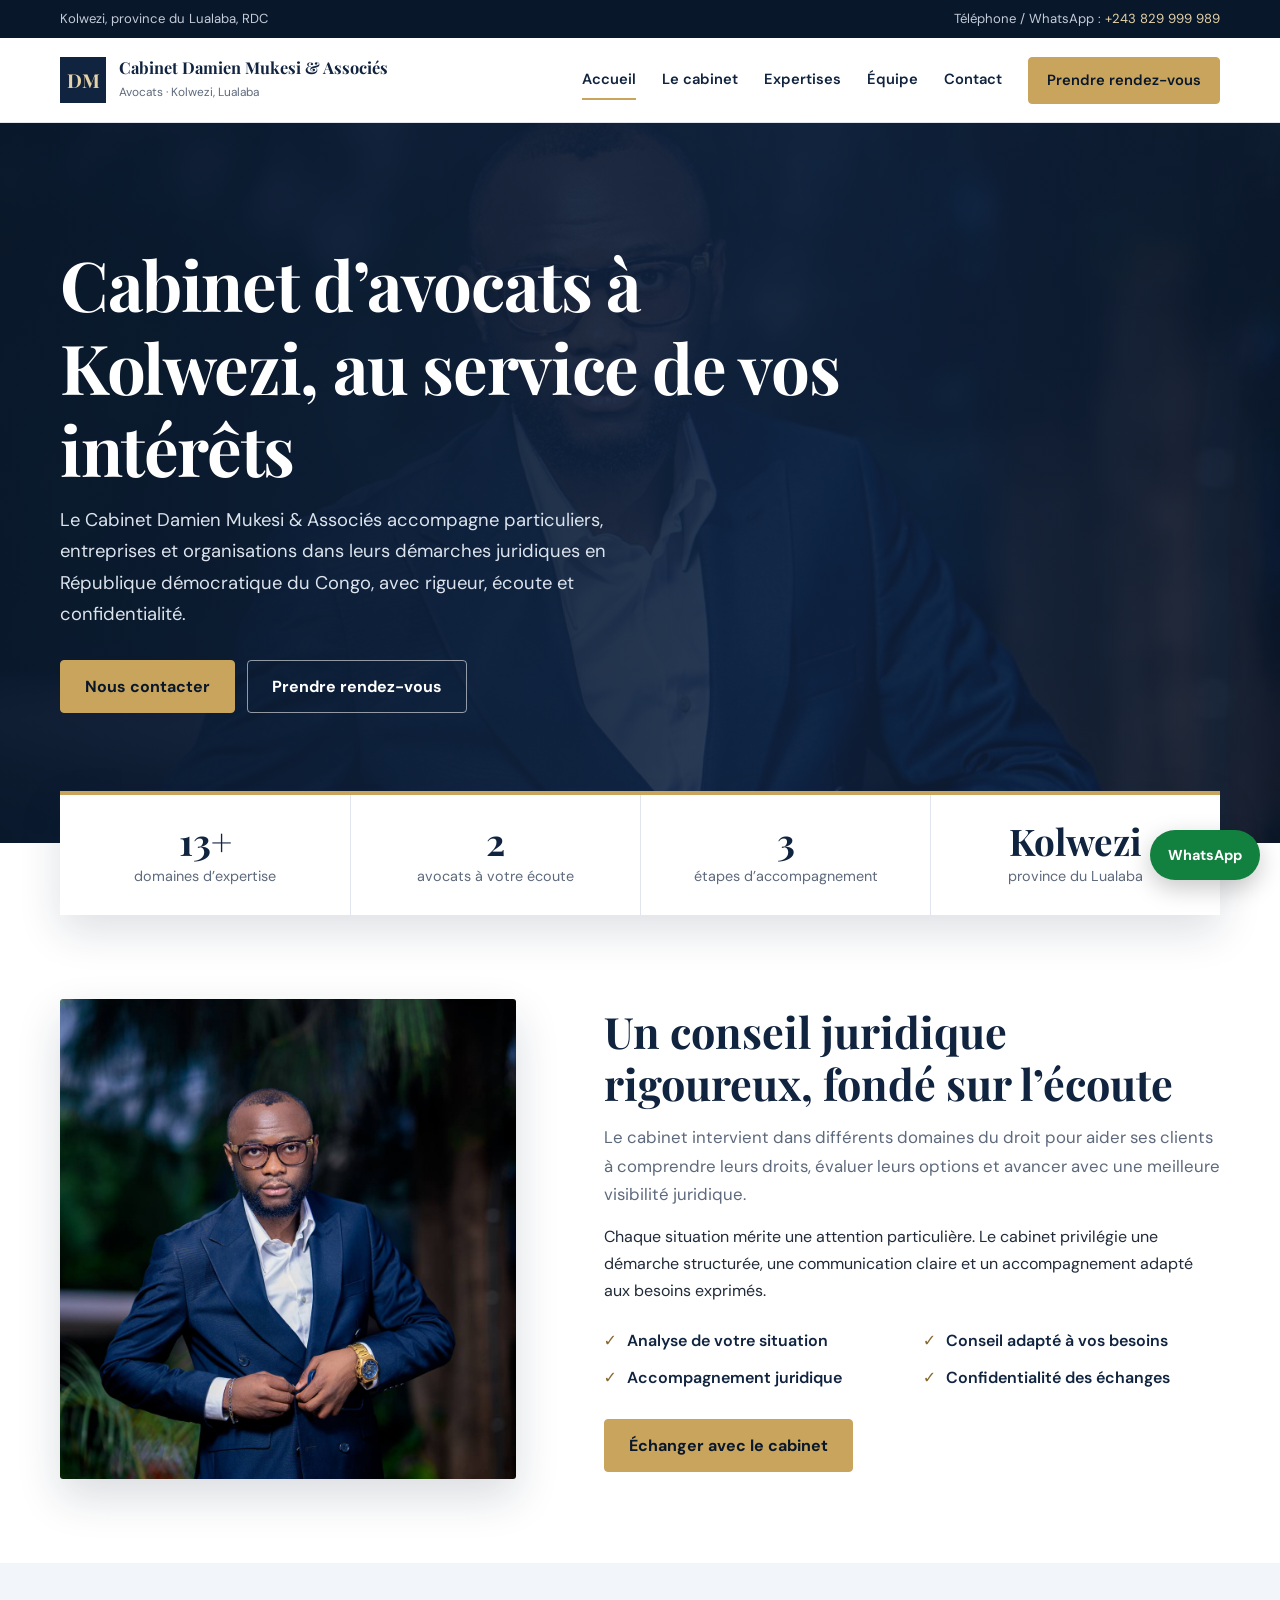
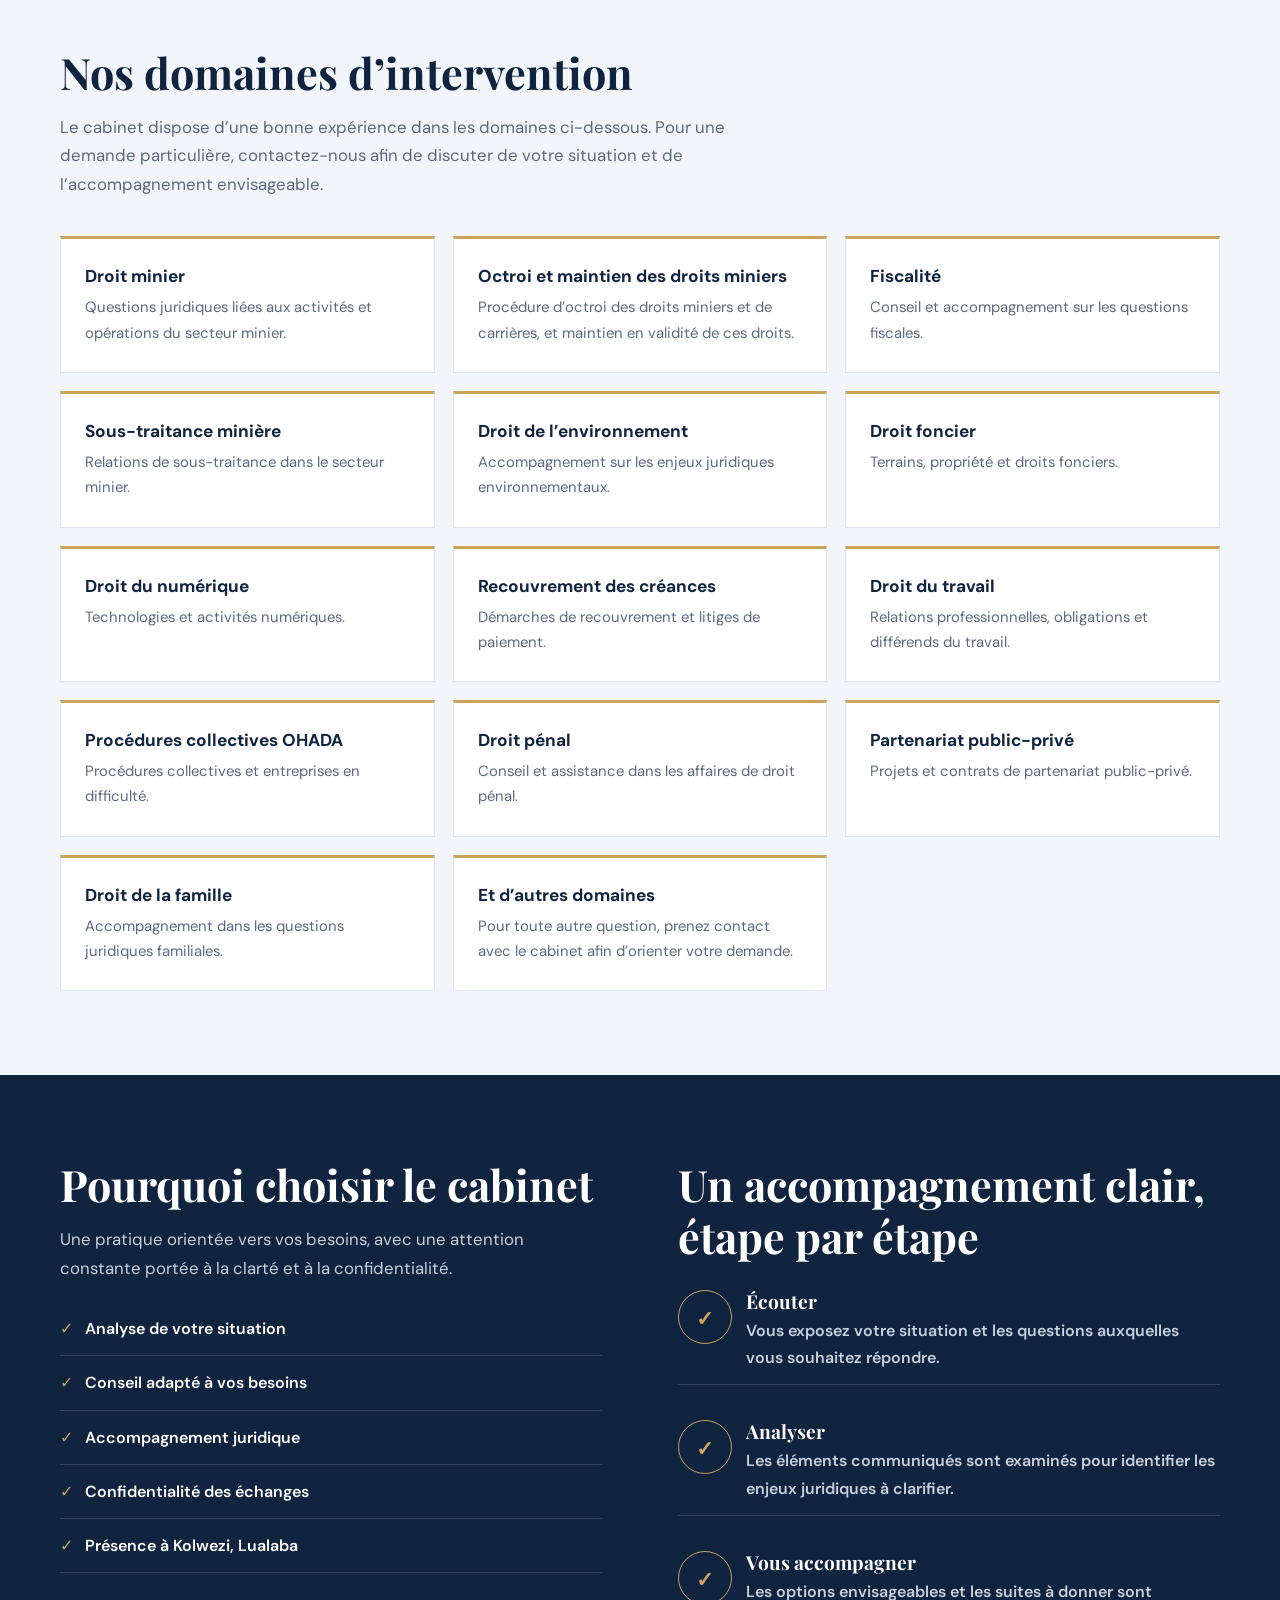
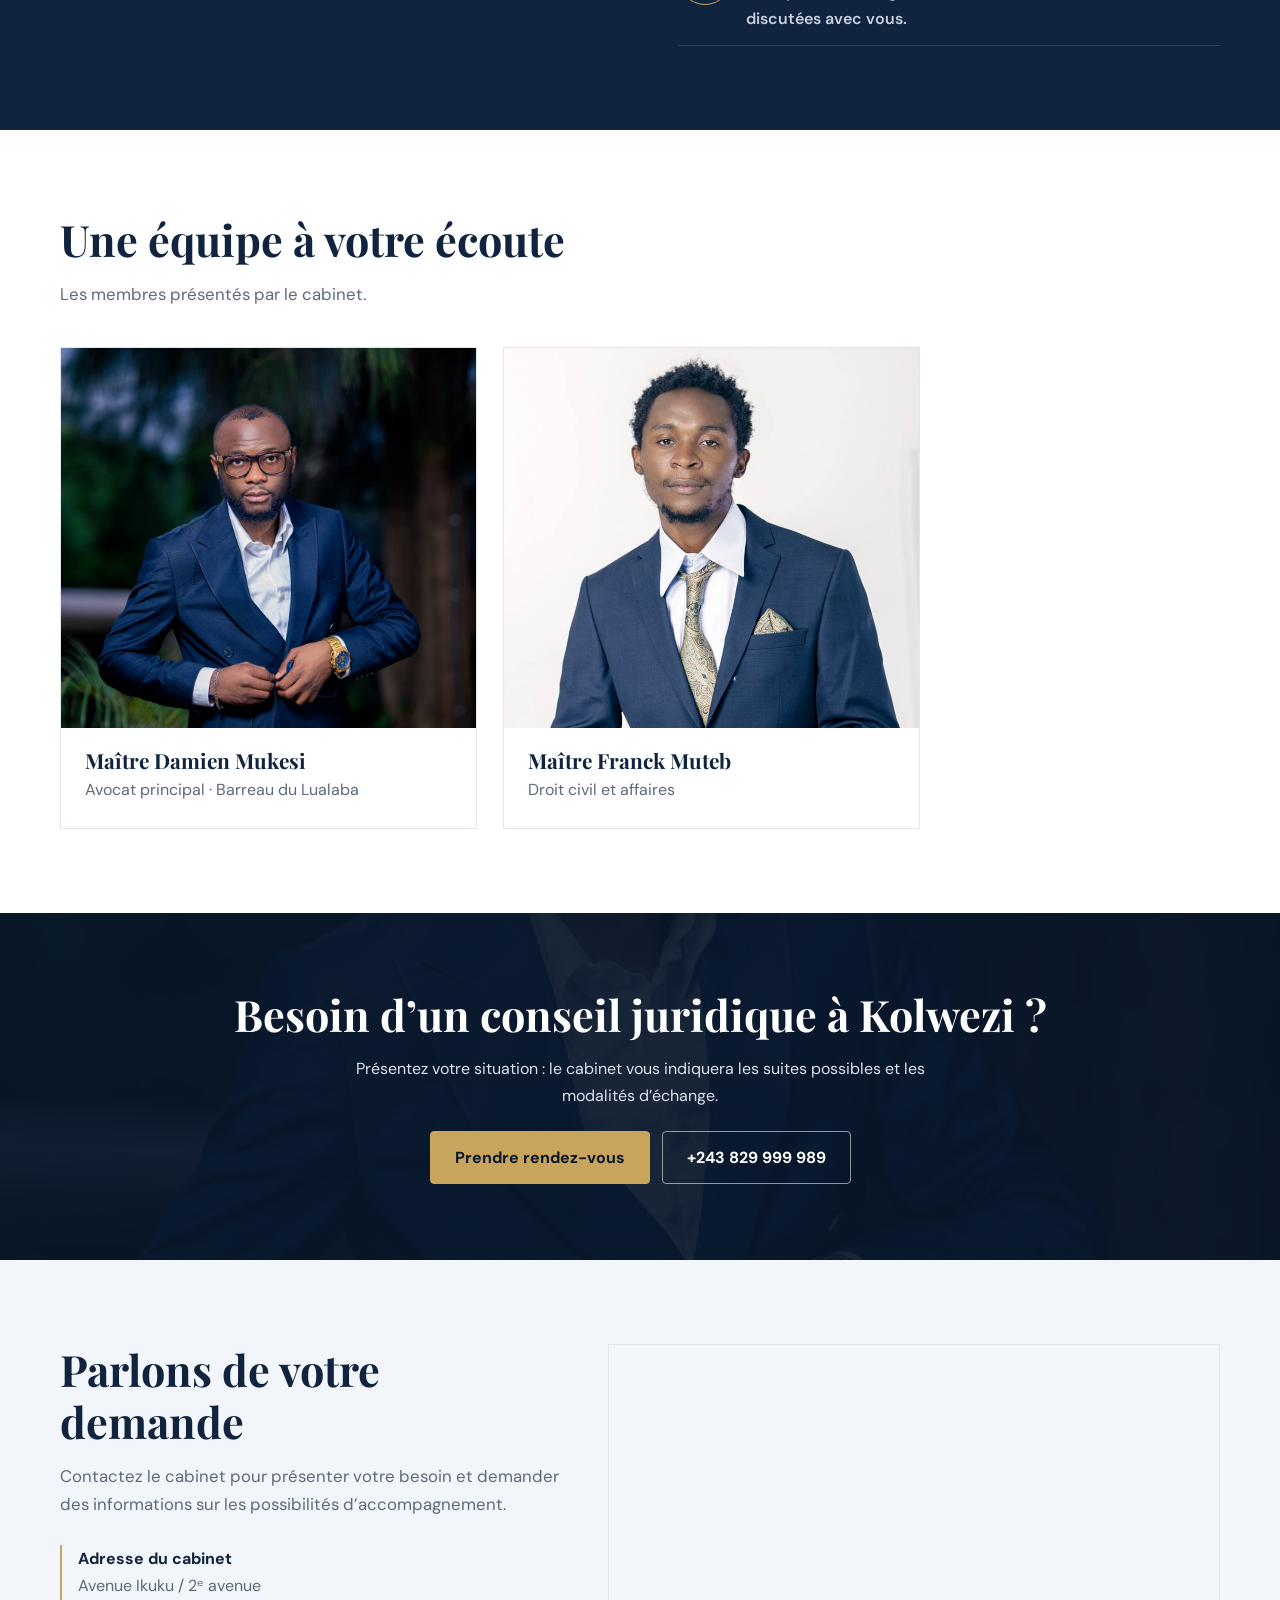
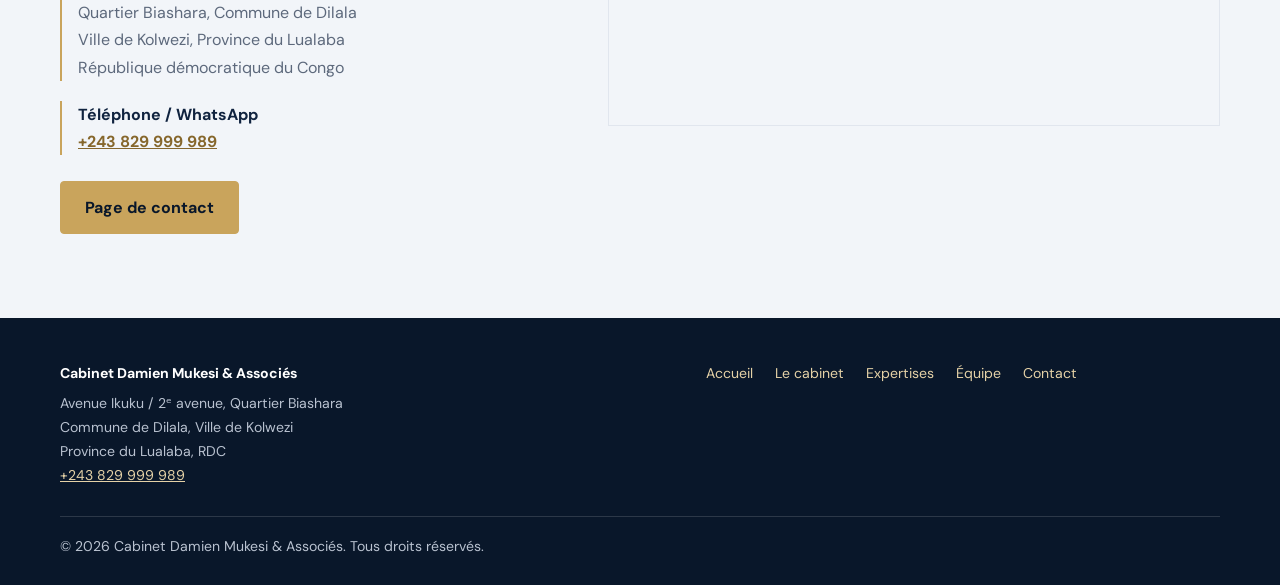
<file: index.html>
<!DOCTYPE html>
<html lang="fr">
<head>
<meta charset="UTF-8">
<meta name="viewport" content="width=device-width, initial-scale=1">
<meta name="theme-color" content="#10233f">
<title>Cabinet Damien Mukesi &amp; Associés | Avocats à Kolwezi (Lualaba, RDC)</title>
<meta name="description" content="Cabinet d’avocats à Kolwezi, Lualaba (RDC) : droit minier, fiscalité, droit foncier, droit du travail, droit pénal et plus. Contactez le cabinet.">
<meta name="robots" content="index, follow">
<link rel="canonical" href="https://VOTRE-DOMAINE/">
<link rel="icon" href="favicon.svg" type="image/svg+xml">
<meta property="og:locale" content="fr_FR">
<meta property="og:type" content="website">
<meta property="og:site_name" content="Cabinet Damien Mukesi &amp; Associés">
<meta property="og:title" content="Cabinet Damien Mukesi &amp; Associés | Avocats à Kolwezi (Lualaba, RDC)">
<meta property="og:description" content="Cabinet d’avocats à Kolwezi, Lualaba (RDC) : droit minier, fiscalité, droit foncier, droit du travail, droit pénal et plus. Contactez le cabinet.">
<meta property="og:url" content="https://VOTRE-DOMAINE/">
<meta property="og:image" content="https://VOTRE-DOMAINE/images/og-image.jpg">
<meta property="og:image:width" content="1200">
<meta property="og:image:height" content="630">
<meta property="og:image:alt" content="Cabinet Damien Mukesi &amp; Associés, avocats à Kolwezi">
<meta name="twitter:card" content="summary_large_image">
<link rel="preconnect" href="https://fonts.googleapis.com">
<link rel="preconnect" href="https://fonts.gstatic.com" crossorigin>
<link href="https://fonts.googleapis.com/css2?family=DM+Sans:wght@400;500;600;700&amp;family=Playfair+Display:wght@600;700&amp;display=swap" rel="stylesheet">
<link rel="stylesheet" href="css/style.css">
<script defer src="js/main.js"></script>
<script type="application/ld+json">{"@context": "https://schema.org", "@type": "LegalService", "name": "Cabinet Damien Mukesi & Associés", "url": "https://VOTRE-DOMAINE/", "image": "https://VOTRE-DOMAINE/images/og-image.jpg", "telephone": "+243829999989", "address": {"@type": "PostalAddress", "streetAddress": "Avenue Ikuku / 2e avenue, Quartier Biashara, Commune de Dilala", "addressLocality": "Kolwezi", "addressRegion": "Lualaba", "addressCountry": "CD"}, "areaServed": {"@type": "AdministrativeArea", "name": "Lualaba"}, "knowsAbout": ["Droit minier", "Octroi et maintien en validité des droits miniers et de carrières", "Fiscalité", "Sous-traitance dans le secteur minier", "Droit de l’environnement", "Droit foncier", "Droit du numérique", "Recouvrement des créances", "Droit du travail", "Procédures collectives OHADA", "Droit pénal", "Partenariat public-privé", "Droit de la famille"]}</script>
</head>
<body>
<a class="skip" href="#contenu">Aller au contenu</a>
<div class="top"><div class="wrap"><span>Kolwezi, province du Lualaba, RDC</span><span>Téléphone / WhatsApp : <a href="tel:+243829999989">+243 829 999 989</a></span></div></div>
<header><div class="wrap hd">
<a class="brand" href="index.html" aria-label="Cabinet Damien Mukesi &amp; Associés, accueil"><span class="mark" aria-hidden="true">DM</span><span><b>Cabinet Damien Mukesi &amp; Associés</b><small>Avocats · Kolwezi, Lualaba</small></span></a>
<button class="burger" type="button" aria-label="Ouvrir le menu" aria-expanded="false" aria-controls="nav">&#9776;</button>
<nav class="menu" id="nav" aria-label="Navigation principale"><a href="index.html" aria-current="page">Accueil</a><a href="index.html#cabinet">Le cabinet</a><a href="index.html#expertises">Expertises</a><a href="index.html#equipe">Équipe</a><a href="contact.html">Contact</a><a class="btn" href="contact.html#rendez-vous">Prendre rendez-vous</a></nav>
</div></header>
<main id="contenu">
<section class="hero" id="accueil"><div class="wrap">
<h1>Cabinet d’avocats à Kolwezi, au service de vos intérêts</h1>
<p>Le Cabinet Damien Mukesi &amp; Associés accompagne particuliers, entreprises et organisations dans leurs démarches juridiques en République démocratique du Congo, avec rigueur, écoute et confidentialité.</p>
<div class="acts"><a class="btn" href="contact.html">Nous contacter</a><a class="btn ghost" href="contact.html#rendez-vous">Prendre rendez-vous</a></div>
</div></section>
<div class="stats"><div class="wrap">
<div class="stat"><strong>13+</strong><span>domaines d’expertise</span></div>
<div class="stat"><strong>2</strong><span>avocats à votre écoute</span></div>
<div class="stat"><strong>3</strong><span>étapes d’accompagnement</span></div>
<div class="stat"><strong>Kolwezi</strong><span>province du Lualaba</span></div>
</div></div>

<section class="sec" id="cabinet" aria-labelledby="t-cabinet"><div class="wrap split">
<img class="ph" src="images/damien-mukesi.jpg" alt="Portrait de Maître Damien Mukesi, avocat à Kolwezi" width="1100" height="1375" loading="lazy" decoding="async">
<div>
<h2 id="t-cabinet">Un conseil juridique rigoureux, fondé sur l’écoute</h2>
<p class="lead">Le cabinet intervient dans différents domaines du droit pour aider ses clients à comprendre leurs droits, évaluer leurs options et avancer avec une meilleure visibilité juridique.</p>
<p>Chaque situation mérite une attention particulière. Le cabinet privilégie une démarche structurée, une communication claire et un accompagnement adapté aux besoins exprimés.</p>
<ul class="checks"><li>Analyse de votre situation</li><li>Conseil adapté à vos besoins</li><li>Accompagnement juridique</li><li>Confidentialité des échanges</li></ul>
<a class="btn" href="contact.html">Échanger avec le cabinet</a>
</div></div></section>

<section class="sec alt" id="expertises" aria-labelledby="t-expertises"><div class="wrap">
<div class="head"><h2 id="t-expertises">Nos domaines d’intervention</h2><p class="lead">Le cabinet dispose d’une bonne expérience dans les domaines ci-dessous. Pour une demande particulière, contactez-nous afin de discuter de votre situation et de l’accompagnement envisageable.</p></div>
<div class="grid">
<article class="card"><h3>Droit minier</h3><p>Questions juridiques liées aux activités et opérations du secteur minier.</p></article>
<article class="card"><h3>Octroi et maintien des droits miniers</h3><p>Procédure d’octroi des droits miniers et de carrières, et maintien en validité de ces droits.</p></article>
<article class="card"><h3>Fiscalité</h3><p>Conseil et accompagnement sur les questions fiscales.</p></article>
<article class="card"><h3>Sous-traitance minière</h3><p>Relations de sous-traitance dans le secteur minier.</p></article>
<article class="card"><h3>Droit de l’environnement</h3><p>Accompagnement sur les enjeux juridiques environnementaux.</p></article>
<article class="card"><h3>Droit foncier</h3><p>Terrains, propriété et droits fonciers.</p></article>
<article class="card"><h3>Droit du numérique</h3><p>Technologies et activités numériques.</p></article>
<article class="card"><h3>Recouvrement des créances</h3><p>Démarches de recouvrement et litiges de paiement.</p></article>
<article class="card"><h3>Droit du travail</h3><p>Relations professionnelles, obligations et différends du travail.</p></article>
<article class="card"><h3>Procédures collectives OHADA</h3><p>Procédures collectives et entreprises en difficulté.</p></article>
<article class="card"><h3>Droit pénal</h3><p>Conseil et assistance dans les affaires de droit pénal.</p></article>
<article class="card"><h3>Partenariat public-privé</h3><p>Projets et contrats de partenariat public-privé.</p></article>
<article class="card"><h3>Droit de la famille</h3><p>Accompagnement dans les questions juridiques familiales.</p></article>
<article class="card"><h3>Et d’autres domaines</h3><p>Pour toute autre question, prenez contact avec le cabinet afin d’orienter votre demande.</p></article>
</div></div></section>

<section class="sec dark"><div class="wrap why">
<div><h2>Pourquoi choisir le cabinet</h2><p class="lead">Une pratique orientée vers vos besoins, avec une attention constante portée à la clarté et à la confidentialité.</p>
<ul><li>Analyse de votre situation</li><li>Conseil adapté à vos besoins</li><li>Accompagnement juridique</li><li>Confidentialité des échanges</li><li>Présence à Kolwezi, Lualaba</li></ul></div>
<div><h2>Un accompagnement clair, étape par étape</h2>
<ol class="steps">
<li class="step"><div><h3>Écouter</h3><p>Vous exposez votre situation et les questions auxquelles vous souhaitez répondre.</p></div></li>
<li class="step"><div><h3>Analyser</h3><p>Les éléments communiqués sont examinés pour identifier les enjeux juridiques à clarifier.</p></div></li>
<li class="step"><div><h3>Vous accompagner</h3><p>Les options envisageables et les suites à donner sont discutées avec vous.</p></div></li>
</ol></div></div></section>

<section class="sec" id="equipe" aria-labelledby="t-equipe"><div class="wrap">
<div class="head"><h2 id="t-equipe">Une équipe à votre écoute</h2><p class="lead">Les membres présentés par le cabinet.</p></div>
<div class="team">
<article class="person"><img class="pic" src="images/damien-mukesi.jpg" alt="Portrait de Maître Damien Mukesi" width="1100" height="1375" loading="lazy" decoding="async"><div><h3>Maître Damien Mukesi</h3><p>Avocat principal · Barreau du Lualaba</p></div></article>
<article class="person"><img class="pic" src="images/franck-muteb.jpg" alt="Portrait de Maître Franck Muteb" width="800" height="1168" loading="lazy" decoding="async"><div><h3>Maître Franck Muteb</h3><p>Droit civil et affaires</p></div></article>
</div></div></section>

<section class="cta"><div class="wrap">
<h2>Besoin d’un conseil juridique à Kolwezi ?</h2>
<p>Présentez votre situation : le cabinet vous indiquera les suites possibles et les modalités d’échange.</p>
<div class="acts"><a class="btn" href="contact.html#rendez-vous">Prendre rendez-vous</a><a class="btn ghost" href="https://wa.me/243829999989" target="_blank" rel="noopener noreferrer">+243 829 999 989</a></div>
</div></section>

<section class="sec alt" id="contact" aria-labelledby="t-contact"><div class="wrap cgrid">
<div><h2 id="t-contact">Parlons de votre demande</h2><p class="lead">Contactez le cabinet pour présenter votre besoin et demander des informations sur les possibilités d’accompagnement.</p>
<div class="det">
<div><strong>Adresse du cabinet</strong><address>Avenue Ikuku / 2ᵉ avenue<br>Quartier Biashara, Commune de Dilala<br>Ville de Kolwezi, Province du Lualaba<br>République démocratique du Congo</address></div>
<div><strong>Téléphone / WhatsApp</strong><a href="https://wa.me/243829999989" target="_blank" rel="noopener noreferrer">+243 829 999 989</a></div>
</div>
<div class="acts" style="margin-top:26px"><a class="btn" href="contact.html">Page de contact</a></div></div>
<div class="map" style="margin-top:0"><iframe title="Carte du secteur Avenue Ikuku à Kolwezi" src="https://www.google.com/maps?q=Avenue%20Ikuku%2C%20Quartier%20Biashara%2C%20Kolwezi%2C%20RDC&output=embed" loading="lazy" referrerpolicy="no-referrer-when-downgrade" allowfullscreen style="height:380px"></iframe></div>
</div></section>
</main>
<footer><div class="wrap">
<div class="fgrid">
<div><strong>Cabinet Damien Mukesi &amp; Associés</strong><address>Avenue Ikuku / 2ᵉ avenue, Quartier Biashara<br>Commune de Dilala, Ville de Kolwezi<br>Province du Lualaba, RDC<br><a href="tel:+243829999989" style="color:var(--gold-l)">+243 829 999 989</a></address></div>
<nav class="fnav" aria-label="Pied de page"><a href="index.html">Accueil</a><a href="index.html#cabinet">Le cabinet</a><a href="index.html#expertises">Expertises</a><a href="index.html#equipe">Équipe</a><a href="contact.html">Contact</a></nav>
</div>
<p class="copy">© <span id="y">2026</span> Cabinet Damien Mukesi &amp; Associés. Tous droits réservés.</p>
</div></footer>
<a class="wa" href="https://wa.me/243829999989" target="_blank" rel="noopener noreferrer" aria-label="Contacter le cabinet sur WhatsApp (nouvel onglet)">WhatsApp</a>
</body>
</html>
</file>
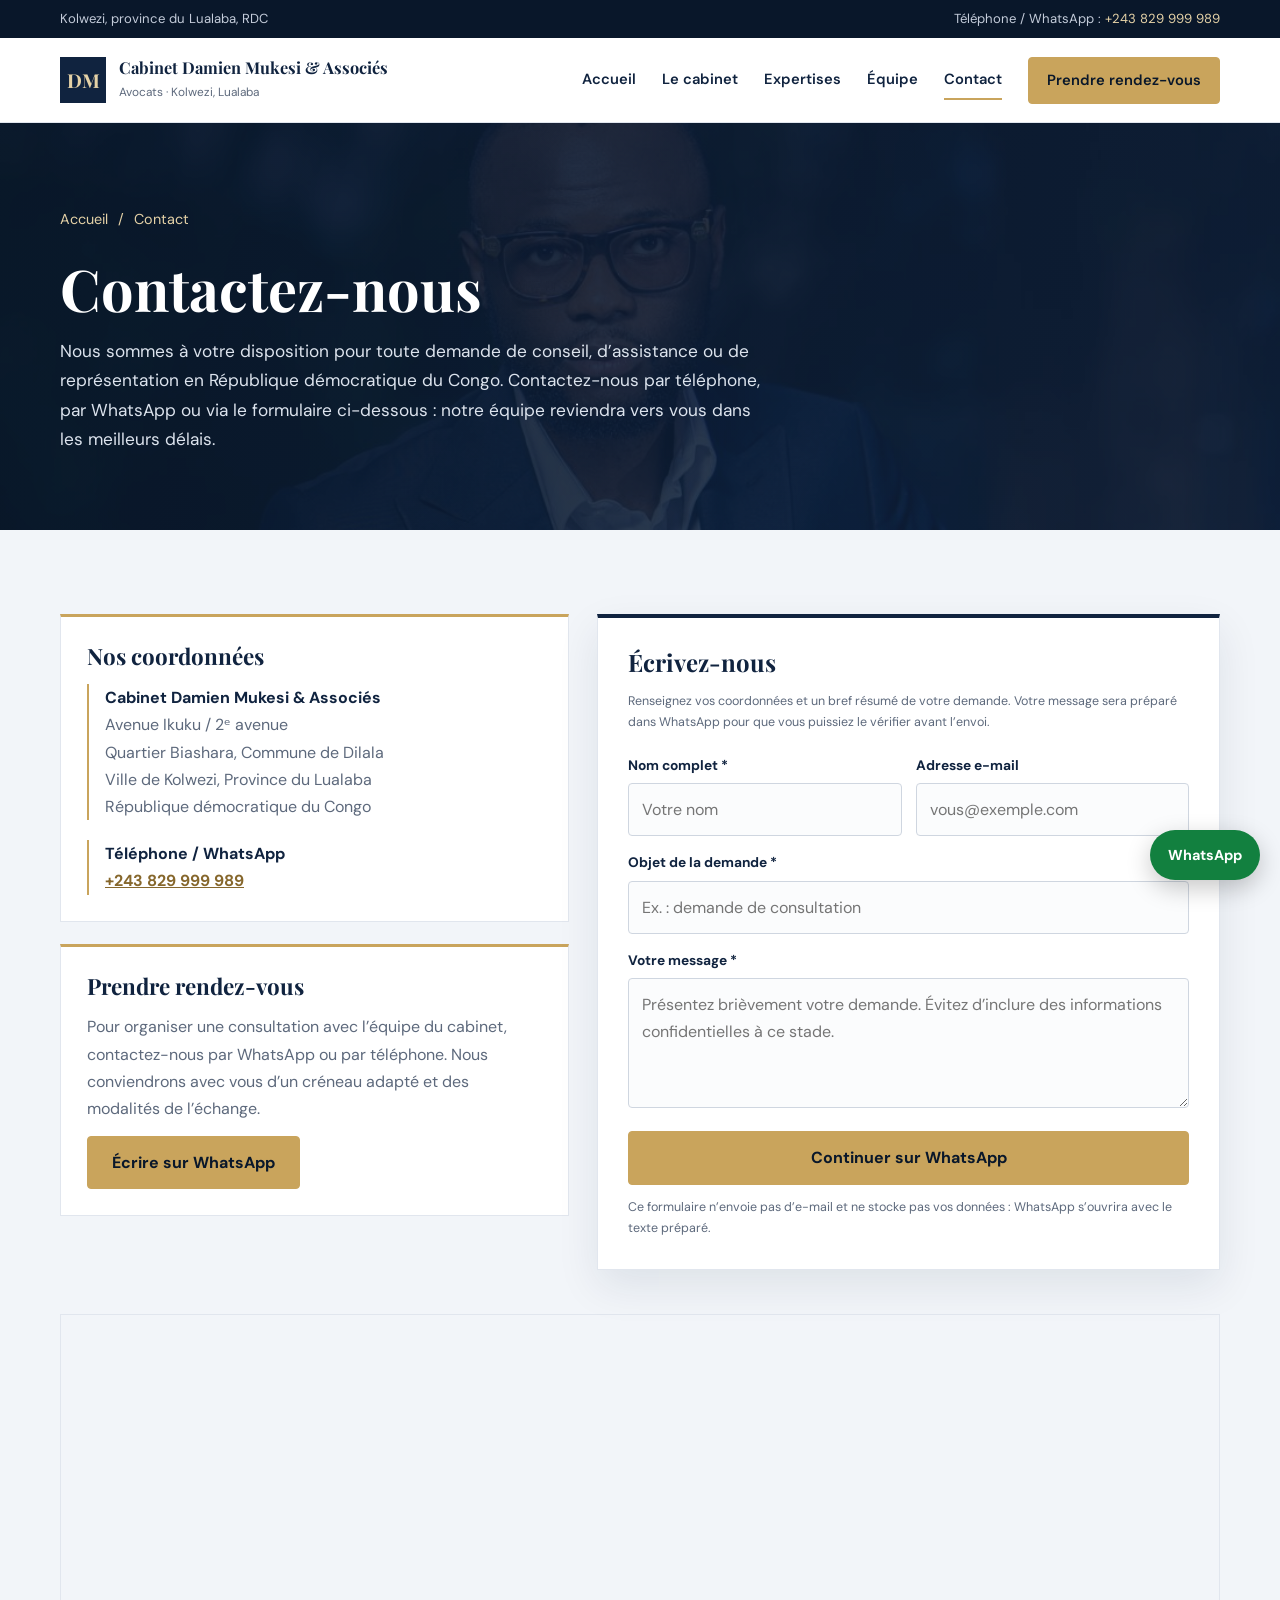
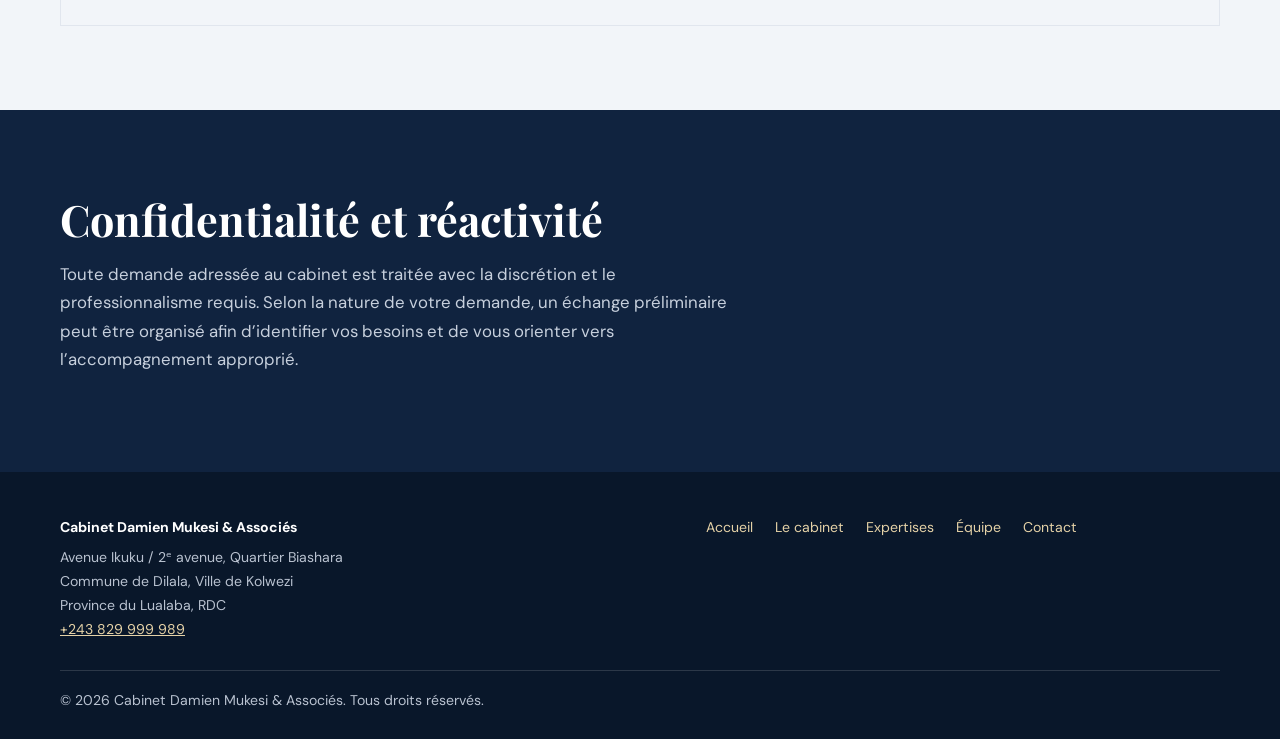
<file: contact.html>
<!DOCTYPE html>
<html lang="fr">
<head>
<meta charset="UTF-8">
<meta name="viewport" content="width=device-width, initial-scale=1">
<meta name="theme-color" content="#10233f">
<title>Contact | Cabinet Damien Mukesi &amp; Associés, Kolwezi</title>
<meta name="description" content="Contactez le Cabinet Damien Mukesi &amp; Associés à Kolwezi (Lualaba, RDC) : coordonnées, prise de rendez-vous et formulaire de demande par WhatsApp.">
<meta name="robots" content="index, follow">
<link rel="canonical" href="https://VOTRE-DOMAINE/contact.html">
<link rel="icon" href="favicon.svg" type="image/svg+xml">
<meta property="og:locale" content="fr_FR">
<meta property="og:type" content="website">
<meta property="og:site_name" content="Cabinet Damien Mukesi &amp; Associés">
<meta property="og:title" content="Contact | Cabinet Damien Mukesi &amp; Associés, Kolwezi">
<meta property="og:description" content="Contactez le Cabinet Damien Mukesi &amp; Associés à Kolwezi (Lualaba, RDC) : coordonnées, prise de rendez-vous et formulaire de demande par WhatsApp.">
<meta property="og:url" content="https://VOTRE-DOMAINE/contact.html">
<meta property="og:image" content="https://VOTRE-DOMAINE/images/og-image.jpg">
<meta property="og:image:width" content="1200">
<meta property="og:image:height" content="630">
<meta property="og:image:alt" content="Cabinet Damien Mukesi &amp; Associés, avocats à Kolwezi">
<meta name="twitter:card" content="summary_large_image">
<link rel="preconnect" href="https://fonts.googleapis.com">
<link rel="preconnect" href="https://fonts.gstatic.com" crossorigin>
<link href="https://fonts.googleapis.com/css2?family=DM+Sans:wght@400;500;600;700&amp;family=Playfair+Display:wght@600;700&amp;display=swap" rel="stylesheet">
<link rel="stylesheet" href="css/style.css">
<script defer src="js/main.js"></script>
</head>
<body>
<a class="skip" href="#contenu">Aller au contenu</a>
<div class="top"><div class="wrap"><span>Kolwezi, province du Lualaba, RDC</span><span>Téléphone / WhatsApp : <a href="tel:+243829999989">+243 829 999 989</a></span></div></div>
<header><div class="wrap hd">
<a class="brand" href="index.html" aria-label="Cabinet Damien Mukesi &amp; Associés, accueil"><span class="mark" aria-hidden="true">DM</span><span><b>Cabinet Damien Mukesi &amp; Associés</b><small>Avocats · Kolwezi, Lualaba</small></span></a>
<button class="burger" type="button" aria-label="Ouvrir le menu" aria-expanded="false" aria-controls="nav">&#9776;</button>
<nav class="menu" id="nav" aria-label="Navigation principale"><a href="index.html">Accueil</a><a href="index.html#cabinet">Le cabinet</a><a href="index.html#expertises">Expertises</a><a href="index.html#equipe">Équipe</a><a href="contact.html" aria-current="page">Contact</a><a class="btn" href="contact.html#rendez-vous">Prendre rendez-vous</a></nav>
</div></header>
<main id="contenu">
<section class="banner" aria-labelledby="t-contact"><div class="wrap">
<nav class="crumb" aria-label="Fil d’Ariane"><a href="index.html">Accueil</a><span aria-hidden="true">/</span><span aria-current="page">Contact</span></nav>
<h1 id="t-contact">Contactez-nous</h1>
<p>Nous sommes à votre disposition pour toute demande de conseil, d’assistance ou de représentation en République démocratique du Congo. Contactez-nous par téléphone, par WhatsApp ou via le formulaire ci-dessous : notre équipe reviendra vers vous dans les meilleurs délais.</p>
</div></section>

<section class="sec alt"><div class="wrap">
<div class="cgrid2">
<div class="col">
<div class="box"><h2>Nos coordonnées</h2><div class="det">
<div><strong>Cabinet Damien Mukesi &amp; Associés</strong><address>Avenue Ikuku / 2ᵉ avenue<br>Quartier Biashara, Commune de Dilala<br>Ville de Kolwezi, Province du Lualaba<br>République démocratique du Congo</address></div>
<div><strong>Téléphone / WhatsApp</strong><a href="tel:+243829999989">+243 829 999 989</a></div>
</div></div>
<div class="box" id="rendez-vous"><h2>Prendre rendez-vous</h2><p>Pour organiser une consultation avec l’équipe du cabinet, contactez-nous par WhatsApp ou par téléphone. Nous conviendrons avec vous d’un créneau adapté et des modalités de l’échange.</p><a class="btn" href="https://wa.me/243829999989" target="_blank" rel="noopener noreferrer">Écrire sur WhatsApp</a></div>
</div>
<form id="wf" data-whatsapp="243829999989"><h2>Écrivez-nous</h2><p class="help" style="margin:0 0 20px">Renseignez vos coordonnées et un bref résumé de votre demande. Votre message sera préparé dans WhatsApp pour que vous puissiez le vérifier avant l’envoi.</p>
<div class="row"><div class="f"><label for="name">Nom complet *</label><input id="name" required autocomplete="name" placeholder="Votre nom"></div><div class="f"><label for="email">Adresse e-mail</label><input id="email" type="email" autocomplete="email" placeholder="vous@exemple.com"></div></div>
<div class="f"><label for="subject">Objet de la demande *</label><input id="subject" required placeholder="Ex. : demande de consultation"></div>
<div class="f"><label for="message">Votre message *</label><textarea id="message" required placeholder="Présentez brièvement votre demande. Évitez d’inclure des informations confidentielles à ce stade."></textarea></div>
<button class="btn" type="submit">Continuer sur WhatsApp</button>
<p class="help">Ce formulaire n’envoie pas d’e-mail et ne stocke pas vos données : WhatsApp s’ouvrira avec le texte préparé.</p></form>
</div>
<div class="map"><iframe title="Carte du secteur Avenue Ikuku à Kolwezi" src="https://www.google.com/maps?q=Avenue%20Ikuku%2C%20Quartier%20Biashara%2C%20Kolwezi%2C%20RDC&output=embed" loading="lazy" referrerpolicy="no-referrer-when-downgrade" allowfullscreen></iframe></div>
</div></section>

<section class="sec dark"><div class="wrap"><div class="head" style="margin:0"><h2>Confidentialité et réactivité</h2>
<p class="lead">Toute demande adressée au cabinet est traitée avec la discrétion et le professionnalisme requis. Selon la nature de votre demande, un échange préliminaire peut être organisé afin d’identifier vos besoins et de vous orienter vers l’accompagnement approprié.</p></div></div></section>
</main>
<footer><div class="wrap">
<div class="fgrid">
<div><strong>Cabinet Damien Mukesi &amp; Associés</strong><address>Avenue Ikuku / 2ᵉ avenue, Quartier Biashara<br>Commune de Dilala, Ville de Kolwezi<br>Province du Lualaba, RDC<br><a href="tel:+243829999989" style="color:var(--gold-l)">+243 829 999 989</a></address></div>
<nav class="fnav" aria-label="Pied de page"><a href="index.html">Accueil</a><a href="index.html#cabinet">Le cabinet</a><a href="index.html#expertises">Expertises</a><a href="index.html#equipe">Équipe</a><a href="contact.html">Contact</a></nav>
</div>
<p class="copy">© <span id="y">2026</span> Cabinet Damien Mukesi &amp; Associés. Tous droits réservés.</p>
</div></footer>
<a class="wa" href="https://wa.me/243829999989" target="_blank" rel="noopener noreferrer" aria-label="Contacter le cabinet sur WhatsApp (nouvel onglet)">WhatsApp</a>
</body>
</html>
</file>
<file: css/style.css>
:root{--navy:#10233f;--deep:#09172a;--gold:#c9a45c;--gold-l:#e5d2a7;--gold-t:#86672c;--ink:#202a38;--muted:#5d697c;--mist:#f2f5f9;--line:#e1e6ee;--w:1160px}
*{box-sizing:border-box}
html{scroll-behavior:smooth;scroll-padding-top:90px}
body{margin:0;color:var(--ink);background:#fff;font-family:"DM Sans",system-ui,sans-serif;line-height:1.7}
a{color:inherit}h1,h2,h3{margin:0 0 14px;font-family:"Playfair Display",Georgia,serif;line-height:1.2;color:var(--navy)}
p{margin:0 0 14px}button,input,textarea{font:inherit}
.wrap{width:min(var(--w),calc(100% - 40px));margin-inline:auto}
.sec{padding:84px 0}.alt{background:var(--mist)}
h2{font-size:clamp(1.8rem,3.6vw,2.7rem)}
.lead{color:var(--muted);font-size:1.05rem;max-width:680px}
.btn{display:inline-flex;align-items:center;justify-content:center;min-height:48px;padding:12px 24px;border:1px solid var(--gold);border-radius:4px;background:var(--gold);color:var(--deep);font-weight:700;text-decoration:none;cursor:pointer;transition:background .2s,color .2s}
.btn:hover{background:#d8b875}.btn.ghost{background:transparent;color:#fff;border-color:rgba(255,255,255,.55)}.btn.ghost:hover{background:rgba(255,255,255,.12)}
.top{background:var(--deep);color:#c4ccda;font-size:.82rem}.top .wrap{display:flex;justify-content:space-between;gap:16px;padding:8px 0}.top a{color:var(--gold-l);text-decoration:none}
header{position:sticky;top:0;z-index:50;background:#fff;border-bottom:1px solid var(--line)}
.hd{display:flex;align-items:center;justify-content:space-between;gap:20px;min-height:84px}
.brand{display:flex;align-items:center;gap:13px;text-decoration:none}
.mark{display:grid;place-items:center;width:46px;height:46px;flex:none;background:var(--navy);color:var(--gold-l);font:700 1.2rem "Playfair Display",serif}
.brand b{display:block;font:700 1.02rem/1.25 "Playfair Display",serif;color:var(--navy)}.brand small{color:var(--muted);font-size:.74rem}
.menu{display:flex;align-items:center;gap:26px}.menu a{font-size:.92rem;font-weight:600;color:var(--navy);text-decoration:none;padding:6px 0;border-bottom:2px solid transparent}
.menu a:hover{border-color:var(--gold)}.menu .btn{padding:10px 18px;min-height:0;color:var(--deep);border-bottom:1px solid var(--gold)}
.burger{display:none;width:44px;height:44px;border:1px solid var(--line);background:#fff;color:var(--navy);font-size:1.4rem;cursor:pointer}
.hero{color:#fff;padding:120px 0 130px;background:linear-gradient(105deg,rgba(9,23,42,.96) 0%,rgba(16,35,63,.9) 55%,rgba(16,35,63,.6) 100%),url("../images/damien-mukesi.jpg") center 30%/cover}
.hero h1{max-width:800px;color:#fff;font-size:clamp(2.4rem,5.6vw,4.3rem);letter-spacing:-.02em}
.hero p{max-width:640px;color:#dce3ed;font-size:1.15rem;margin-bottom:30px}.acts{display:flex;flex-wrap:wrap;gap:12px}
.stats{margin-top:-52px;position:relative;z-index:2}.stats .wrap{display:grid;grid-template-columns:repeat(4,1fr);background:#fff;border-top:4px solid var(--gold);box-shadow:0 16px 40px rgba(16,35,63,.14)}
.stat{padding:26px 22px;text-align:center}.stat+.stat{border-left:1px solid var(--line)}
.stat strong{display:block;font:700 2.3rem/1.1 "Playfair Display",serif;color:var(--navy)}.stat span{color:var(--muted);font-size:.9rem}
.split{display:grid;grid-template-columns:.85fr 1.15fr;gap:clamp(34px,7vw,88px);align-items:center}
.ph{display:block;width:100%;height:480px;object-fit:cover;object-position:center top;border-radius:3px;box-shadow:0 18px 44px rgba(16,35,63,.16)}
.checks{display:grid;grid-template-columns:1fr 1fr;gap:10px 22px;margin:22px 0 28px;padding:0;list-style:none}
.checks li{display:flex;gap:10px;color:var(--navy);font-weight:600}.checks li::before{content:"✓";color:var(--gold-t);font-weight:700}
.head{max-width:740px;margin-bottom:38px}
.grid{display:grid;grid-template-columns:repeat(3,1fr);gap:18px}
.card{padding:26px 24px;background:#fff;border:1px solid var(--line);border-top:3px solid var(--gold);transition:transform .2s,box-shadow .2s}
.card:hover{transform:translateY(-3px);box-shadow:0 14px 34px rgba(16,35,63,.11)}
.card h3{font:700 1.08rem "DM Sans",sans-serif;margin-bottom:8px}.card p{margin:0;color:var(--muted);font-size:.93rem}
.dark{background:var(--navy);color:#fff}.dark h2,.dark h3{color:#fff}.dark .lead{color:#c7d0dd}
.why{display:grid;grid-template-columns:1fr 1fr;gap:clamp(34px,6vw,80px)}
.why ul{margin:20px 0 0;padding:0;list-style:none}.why li{padding:13px 0;border-bottom:1px solid rgba(255,255,255,.14);font-weight:600}.why li::before{content:"✓";color:var(--gold);margin-right:12px}
.steps{counter-reset:s;display:grid;gap:22px}.step{display:grid;grid-template-columns:52px 1fr;gap:16px}.step::before{counter-increment:s;content:counter(s);display:grid;place-items:center;width:52px;height:52px;border:1px solid var(--gold);border-radius:50%;color:var(--gold-l);font:700 1.3rem "Playfair Display",serif}
.step h3{font-size:1.2rem;margin-bottom:4px}.step p{margin:0;color:#c7d0dd}
.team{display:grid;grid-template-columns:repeat(2,1fr);gap:26px;max-width:860px}
.person{background:#fff;border:1px solid var(--line)}.pic{display:block;width:100%;height:380px;object-fit:cover;object-position:center 18%}
.person div:last-child{padding:20px 24px 24px}.person h3{margin-bottom:4px;font-size:1.3rem}.person p{margin:0;color:var(--muted)}
.cta{background:linear-gradient(rgba(9,23,42,.93),rgba(9,23,42,.93)),url("../images/damien-mukesi.jpg") center/cover;color:#fff;text-align:center;padding:76px 0}
.cta h2{color:#fff}.cta p{max-width:600px;margin-inline:auto;color:#dce3ed}.cta .acts{justify-content:center;margin-top:22px}
.cgrid{display:grid;grid-template-columns:.9fr 1.1fr;gap:48px;align-items:start}
.det{display:grid;gap:20px;margin-top:26px}.det div{padding-left:16px;border-left:2px solid var(--gold)}.det strong{display:block;color:var(--navy)}.det address{font-style:normal;color:var(--muted)}.det a{color:var(--gold-t);font-weight:700}
form{padding:30px;background:#fff;border:1px solid var(--line);border-top:4px solid var(--navy);box-shadow:0 16px 40px rgba(16,35,63,.09)}
.row{display:grid;grid-template-columns:1fr 1fr;gap:14px}.f{margin-bottom:15px}.f label{display:block;margin-bottom:6px;color:var(--navy);font-size:.86rem;font-weight:700}
.f input,.f textarea{width:100%;padding:12px 13px;border:1px solid #cfd6e0;border-radius:4px;background:#fbfcfd;color:var(--ink)}.f textarea{min-height:130px;resize:vertical}
.f input:focus,.f textarea:focus{outline:none;border-color:var(--gold-t);box-shadow:0 0 0 3px rgba(201,164,92,.22)}form .btn{width:100%}.help{margin:12px 0 0;color:var(--muted);font-size:.78rem}
.map{margin-top:44px;border:1px solid var(--line)}.map iframe{display:block;width:100%;height:310px;border:0}
footer{background:var(--deep);color:#b9c2d0;font-size:.88rem;padding:44px 0 26px}footer strong{color:#fff}footer address{margin-top:6px;font-style:normal}footer p{margin:0}.fgrid{display:grid;grid-template-columns:1.2fr 1fr;gap:30px}.fnav{display:flex;flex-wrap:wrap;align-content:flex-start;gap:8px 22px}.fnav a{color:var(--gold-l);text-decoration:none}.fnav a:hover{text-decoration:underline}.copy{margin-top:28px;padding-top:18px;border-top:1px solid rgba(255,255,255,.14)}
.wa{position:fixed;right:20px;bottom:20px;z-index:60;padding:13px 18px;border-radius:999px;background:#12803f;color:#fff;font-weight:700;font-size:.9rem;text-decoration:none;box-shadow:0 8px 24px rgba(0,0,0,.22)}.wa:hover{background:#0e6a34}
:focus-visible{outline:3px solid var(--gold);outline-offset:3px}
@media(max-width:960px){.grid{grid-template-columns:1fr 1fr}.stats .wrap{grid-template-columns:1fr 1fr}.stat:nth-child(3){border-left:0}.stat:nth-child(n+3){border-top:1px solid var(--line)}}
@media(max-width:760px){.top .wrap>span:last-child{display:none}.js .burger{display:block}.hd{min-height:72px;flex-wrap:wrap}.brand small{display:none}
.menu{flex-wrap:wrap;gap:4px 18px;padding-bottom:10px}.js .menu{position:absolute;top:100%;left:0;right:0;display:none;flex-direction:column;align-items:stretch;gap:0;padding:8px 20px 18px;background:#fff;border-bottom:1px solid var(--line)}.js .menu.open{display:flex}.menu a{padding:13px 0;border-bottom:1px solid var(--line)}.menu .btn{margin-top:12px}
.hero{padding:84px 0 100px}.sec{padding:64px 0}.split,.why,.cgrid{grid-template-columns:1fr}.ph{height:400px}.team{grid-template-columns:1fr 1fr;gap:14px}.pic{height:290px}.cta{padding:60px 0}}
@media(max-width:520px){.grid,.checks,.team,.row{grid-template-columns:1fr}.row{gap:0}.acts .btn{width:100%}.pic{height:360px}form{padding:22px 18px}}
@media(prefers-reduced-motion:reduce){html{scroll-behavior:auto}*{transition:none!important}}
.skip{position:absolute;left:-999px;top:8px;z-index:100;padding:10px 16px;background:var(--gold);color:var(--deep);font-weight:700}.skip:focus{left:8px}
.banner{color:#fff;padding:84px 0 76px;background:linear-gradient(105deg,rgba(9,23,42,.95),rgba(16,35,63,.82)),url("../images/damien-mukesi.jpg") center 25%/cover}
.banner h1{color:#fff;font-size:clamp(2.2rem,5vw,3.6rem);margin-bottom:14px}.banner p{max-width:700px;margin:0;color:#dce3ed;font-size:1.08rem}
.crumb{display:flex;gap:10px;margin-bottom:22px;font-size:.9rem;color:var(--gold-l)}.crumb a{text-decoration:none}.crumb a:hover{text-decoration:underline}
.cgrid2{display:grid;grid-template-columns:.9fr 1.1fr;gap:28px;align-items:start}.col{display:grid;gap:22px}
.box{padding:26px;background:#fff;border:1px solid var(--line);border-top:3px solid var(--gold)}.box h2{font-size:1.4rem;margin-bottom:14px}.box p{color:var(--muted)}.box .det{margin-top:0}
form h2{font-size:1.5rem}.steps{margin:0;padding:0;list-style:none}.nf{text-align:center;padding:110px 0}.nf p{margin-inline:auto}.nf .acts{justify-content:center;margin-top:24px}
.menu a[aria-current]{border-color:var(--gold)}
@media(max-width:760px){.cgrid2,.fgrid{grid-template-columns:1fr}.banner{padding:62px 0 54px}.nf{padding:80px 0}}
</file>
